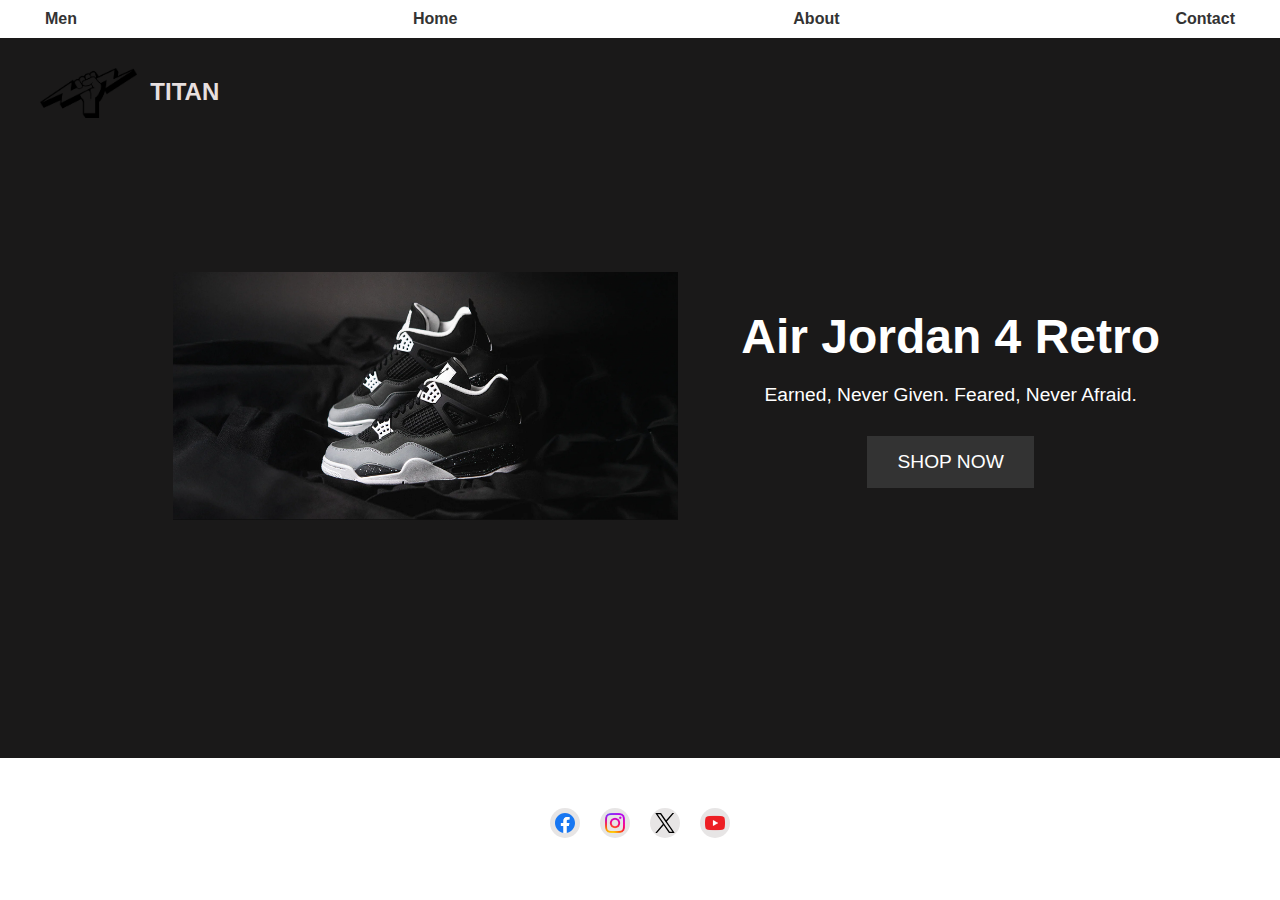
<file: index.html>
<!DOCTYPE html>
<html lang="en">
<head>
    <meta charset="UTF-8">
    <meta name="viewport" content="width=device-width, initial-scale=1.0">
    <title>TITAN</title>
    <link rel="stylesheet" href="styles.css">
</head>
<body>
    <header>
        <nav>
            <ul>
                <li><a href="#">Men</a></li>
                <li><a href="#">Home</a></li>
                <li><a href="#">About</a></li>
                <li><a href="#">Contact</a></li>
            </ul>
        </nav>
    </header>

    <main>
        <section class="hero">
            <div class="hero-logo">
                <img src="img/titan.png" alt="Logo">
                <h2>TITAN</h2>
            </div>
            <div class="hero-image">
                <img src="img/Screenshot 2024-11-20 120758.png" alt="Asir Jordan 4 Retro Poster">
            </div>
            <div class="hero-content">
                <h1>Air Jordan 4 Retro</h1>
                <p>Earned, Never Given. Feared, Never Afraid.</p>
                <a href="contact.html">
                <button>SHOP NOW</button>
                </a>
            </div>
        </section>

        

    </main>

    <footer>
        <!-- Social Media Links -->
        <div class="footer-content">
            <div class="footer-logo">
            </div>
            <div class="footer-socials">
                <a href="#" class="social-icon">
                    <img src="img/facebook.svg" alt="Facebook">
                </a>
                <a href="#" class="social-icon">
                    <img src="img/instagram.png" alt="Instagram">
                </a>
                <a href="#" class="social-icon">
                    <img src="img/X.svg" alt="Twitter">
                </a>
                <a href="#" class="social-icon">
                    <img src="img/youtube.png" alt="YouTube">
                </a>
            </div>
        </div>
    </footer>
</body>
</html>
</file>
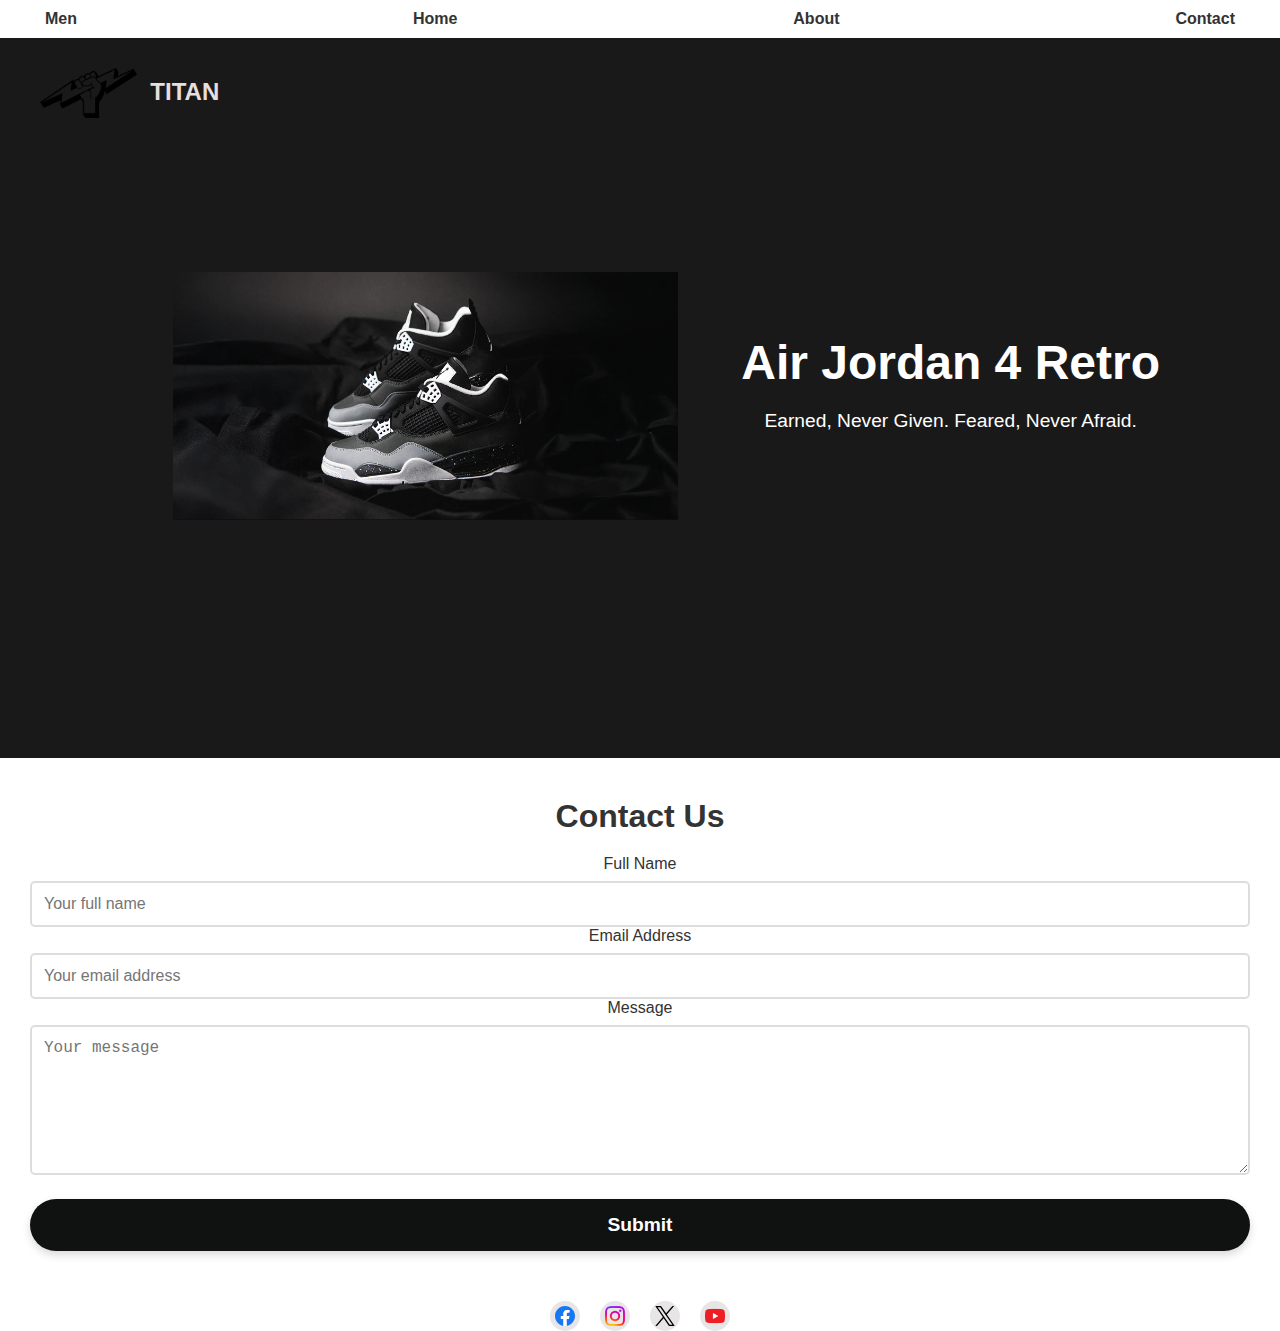
<file: contact.html>
<!DOCTYPE html>
<html lang="en">
<head>
    <meta charset="UTF-8">
    <meta name="viewport" content="width=device-width, initial-scale=1.0">
    <title>TITAN</title>
    <link rel="stylesheet" href="styles.css">
</head>
<body>
    <header>
        <nav>
            <ul>
                <li><a href="index.html">Men</a></li>
                <li><a href="#">Home</a></li>
                <li><a href="#">About</a></li>
                <li><a href="#">Contact</a></li>
            </ul>
        </nav>
    </header>

    <main>
        <section class="hero">
            <div class="hero-logo">
                <img src="img/titan.png" alt="Logo">
                <h2>TITAN</h2>
            </div>
            <div class="hero-image">
                <img src="img/Screenshot 2024-11-20 120758.png" alt="Asir Jordan 4 Retro Poster">
            </div>
            <div class="hero-content">
                <h1>Air Jordan 4 Retro</h1>
                <p>Earned, Never Given. Feared, Never Afraid.</p>
            </div>
        </section>

        <section id="contact-form" class="contact-form-section">
            <h2>Contact Us</h2>
            <form action="submit_contact.php" method="POST">
                <label for="name">Full Name</label>
                <input type="text" id="name" name="name" placeholder="Your full name" required>
    
                <label for="email">Email Address</label>
                <input type="email" id="email" name="email" placeholder="Your email address" required>
    
                <label for="message">Message</label>
                <textarea id="message" name="message" placeholder="Your message" required></textarea>
    
                <button type="submit">Submit</button>
            </form>
        </section>

    </main>

    <footer>
        <!-- Social Media Links -->
        <div class="footer-content">
            <div class="footer-logo">
            </div>
            <div class="footer-socials">
                <a href="#" class="social-icon">
                    <img src="img/facebook.svg" alt="Facebook">
                </a>
                <a href="#" class="social-icon">
                    <img src="img/instagram.png" alt="Instagram">
                </a>
                <a href="#" class="social-icon">
                    <img src="img/X.svg" alt="Twitter">
                </a>
                <a href="#" class="social-icon">
                    <img src="img/youtube.png" alt="YouTube">
                </a>
            </div>
        </div>
    </footer>
</body>
</html>
</file>
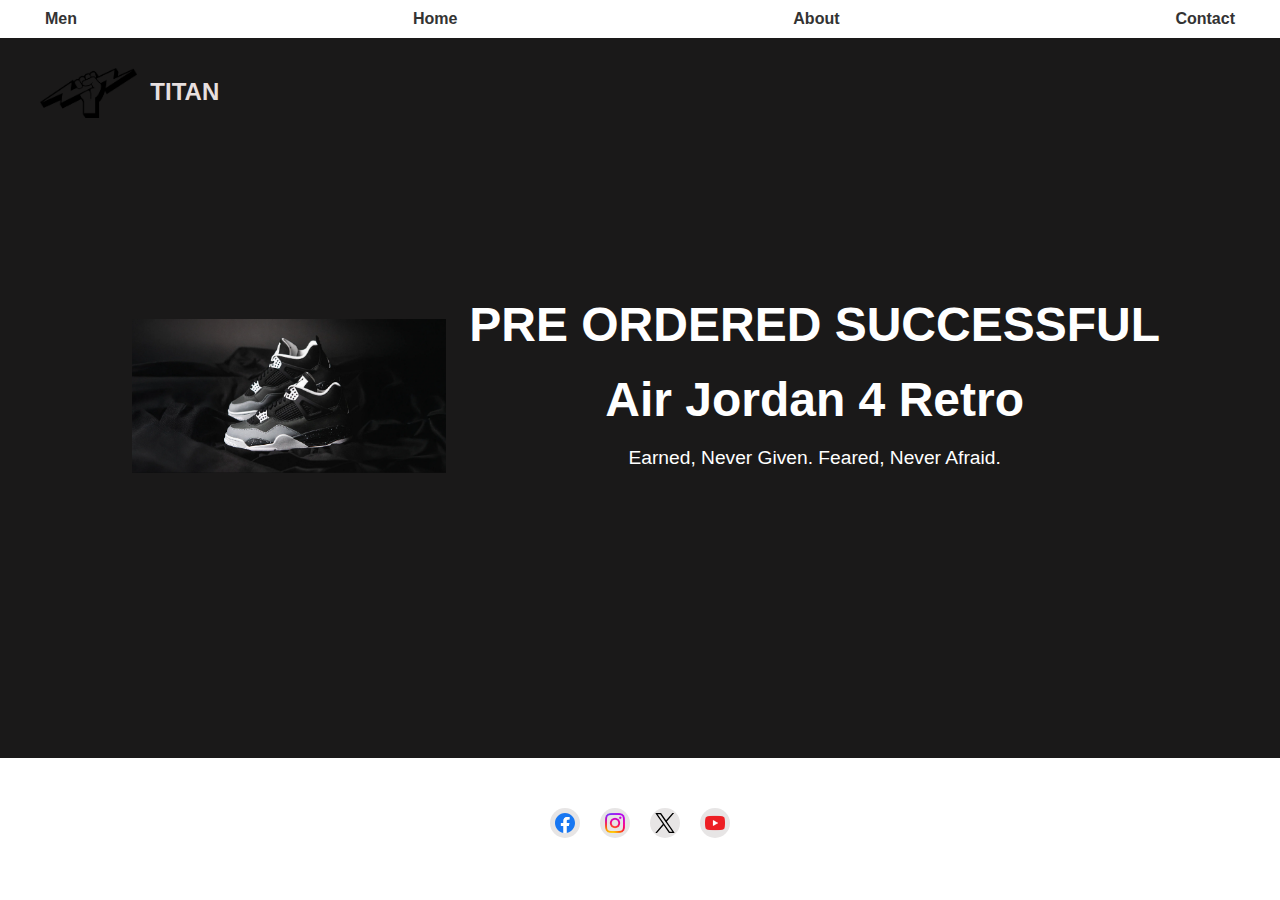
<file: preorder.html>
<!DOCTYPE html>
<html lang="en">
<head>
    <meta charset="UTF-8">
    <meta name="viewport" content="width=device-width, initial-scale=1.0">
    <title>TITAN</title>
    <link rel="stylesheet" href="styles.css">
</head>
<body>
    <header>
        <nav>
            <ul>
                <li><a href="#">Men</a></li>
                <li><a href="#">Home</a></li>
                <li><a href="#">About</a></li>
                <li><a href="#">Contact</a></li>
            </ul>
        </nav>
    </header>

    <main>
        <section class="hero">
            <div class="hero-logo">
                <img src="img/titan.png" alt="Logo">
                <h2>TITAN</h2>
            </div>
            <div class="hero-image">
                <img src="img/Screenshot 2024-11-20 120758.png" alt="Asir Jordan 4 Retro Poster">
            </div>
            <div class="hero-content">
                <h1>PRE ORDERED SUCCESSFUL</h1>
                <h1>Air Jordan 4 Retro</h1>
                <p>Earned, Never Given. Feared, Never Afraid.</p>
                <a href="contact.html">
                </a>
            </div>
        </section>

    </main>

    <footer>
        <!-- Social Media Links -->
        <div class="footer-content">
            <div class="footer-logo">
            </div>
            <div class="footer-socials">
                <a href="#" class="social-icon">
                    <img src="img/facebook.svg" alt="Facebook">
                </a>
                <a href="#" class="social-icon">
                    <img src="img/instagram.png" alt="Instagram">
                </a>
                <a href="#" class="social-icon">
                    <img src="img/X.svg" alt="Twitter">
                </a>
                <a href="#" class="social-icon">
                    <img src="img/youtube.png" alt="YouTube">
                </a>
            </div>
        </div>
    </footer>
</body>
</html>
</file>
<file: styles.css>
* {
    margin: 0;
    padding: 0;
    box-sizing: border-box;
}

body {
    font-family: Arial, sans-serif;
    background-color: #fff;
    color: #ce2929;
}

header {
    background-color: #fff;
    padding: 10px 30px;
    box-shadow: 0 4px 6px rgba(0, 0, 0, 0.1);
}

nav ul {
    list-style-type: none;
    display: flex;
    justify-content: space-between;
}

nav a {
    text-decoration: none;
    color: #333;
    padding: 10px 15px;
    font-weight: bold;
}

.hero {
    position: relative;
    display: flex;
    align-items: center;
    justify-content: center;
    height: 80vh;
    background-color: #1a1919;
    color: white;
    text-align: center;
    padding: 50px 20px;
}

.hero-image {
    flex: 1;
    justify-content: center;
    align-items: center;
}

.hero-image img {
    width: 70%;
    height: auto;
    object-fit: cover;
    margin-left: 10ch;
}

.hero-logo {
    position: absolute;
    top: 20px;
    left: 20px;
    display: flex;
    align-items: center;
    color: rgb(231, 223, 223);
}

.hero-logo img {
    height: 50px;  /* Adjust the size of the logo */

    margin-bottom: 80ch;
    margin-left: 20px;
}


.hero-logo h2 {
    font-size: 1.5em;
    font-weight: bold;
    margin-bottom: 55ch;
    margin-top: 20px;
    margin-left: 1ch;
}

.hero h1 {
    font-size: 3em;
    margin-bottom: 20px;
    margin-right: 100px;
}

.hero p {
    font-size: 1.2em;
    margin-bottom: 30px;
    margin-right: 100px;
}

.hero button {
    padding: 15px 30px;
    font-size: 1.2em;
    background-color: #333;
    color: #fff;
    border: none;
    cursor: pointer;
    margin-right: 100px;
}

.hero button:hover {
    background-color: #555;
}

.footer {
    background-color: #141313;
    color: rgb(0, 0, 0);
    padding: 20px 0;
    text-align: center;
    position: relative;
}

.footer p{
    text-align: center;
}

.footer-content {
    display: flex;
    justify-content: center;
    align-items: center;
    gap: 30px;
    flex-direction: column;
    text-align: center;
}

.footer-logo {
    font-size: 2rem;
    font-weight: bold;
    color: #ffc107;
    margin-bottom: 20px;
}

.footer-socials {
    display: flex;
    gap: 20px;
}

.social-icon {
    width: 30px;
    height: 30px;
    display: flex;
    justify-content: center;
    align-items: center;
    background-color: #e7e5e5;
    border-radius: 50%;
    transition: background-color 0.3s ease;
}

.social-icon img {
    width: 20px;
    height: 20px;
}

.social-icon:hover {
    background-color: #f28a2c;
}

.contact-form-section {
    padding: 0px 30px;
    background-color: #ffffff;  /* Light background for contrast */
    text-align: center;
    margin-top: 40px;
}

.contact-form-section .form-container {
    width: 100%;
    max-width: 500px;
    background-color: #fff;
    padding: 20px;
    box-shadow: 0 4px 8px rgba(0, 0, 0, 0.1);
    border-radius: 10px;
    margin: 0 auto;
}

.contact-form-section h2 {
    font-size: 2rem;
    margin-bottom: 20px;
    font-weight: 600;
    color: #333;
}

.contact-form-section .form-field {
    margin-bottom: 20px;
    text-align: left;
}

.contact-form-section label {
    display: block;
    font-size: 1rem;
    margin-bottom: 8px;
    color: #333;
}

.contact-form-section input, 
.contact-form-section textarea {
    width: 100%;
    padding: 12px;
    font-size: 1rem;
    border: 2px solid #ddd;
    border-radius: 5px;
    box-sizing: border-box;
    transition: border-color 0.3s ease;
}

.contact-form-section input:focus, 
.contact-form-section textarea:focus {
    border-color: #4285F4; /* Blue on focus */
    outline: none;
}

.contact-form-section textarea {
    resize: vertical;
    height: 150px;
}

.contact-form-section button[type="submit"] {
    width: 100%;
    padding: 15px;
    margin-top: 20px;
    background-color: #101111;  /* Solid blue background */
    color: white;
    border: none;
    border-radius: 50px;  /* Rounded corners */
    font-size: 1.2rem;
    font-weight: bold;
    cursor: pointer;
    box-shadow: 0 4px 8px rgba(0, 0, 0, 0.15); /* Gray shadow for a subtle effect */
    transition: all 0.3s ease; /* Smooth transition for hover and active states */
}

/* Hover Effect */
.contact-form-section button[type="submit"]:hover {
    background-color: #333333;  /* Darker blue on hover */
    box-shadow: 0 6px 12px rgba(0, 0, 0, 0.2);  /* Slightly stronger shadow on hover */
    transform: translateY(-2px);  /* Lift effect */
}

/* Active State (when button is clicked) */
.contact-form-section button[type="submit"]:active {
    background-color: #2c6bb2;  /* Even darker blue on active */
    transform: translateY(0);  /* Remove the lift effect */
    box-shadow: 0 4px 8px rgba(0, 0, 0, 0.15);  /* Subtle shadow after clicking */
}
</file>
